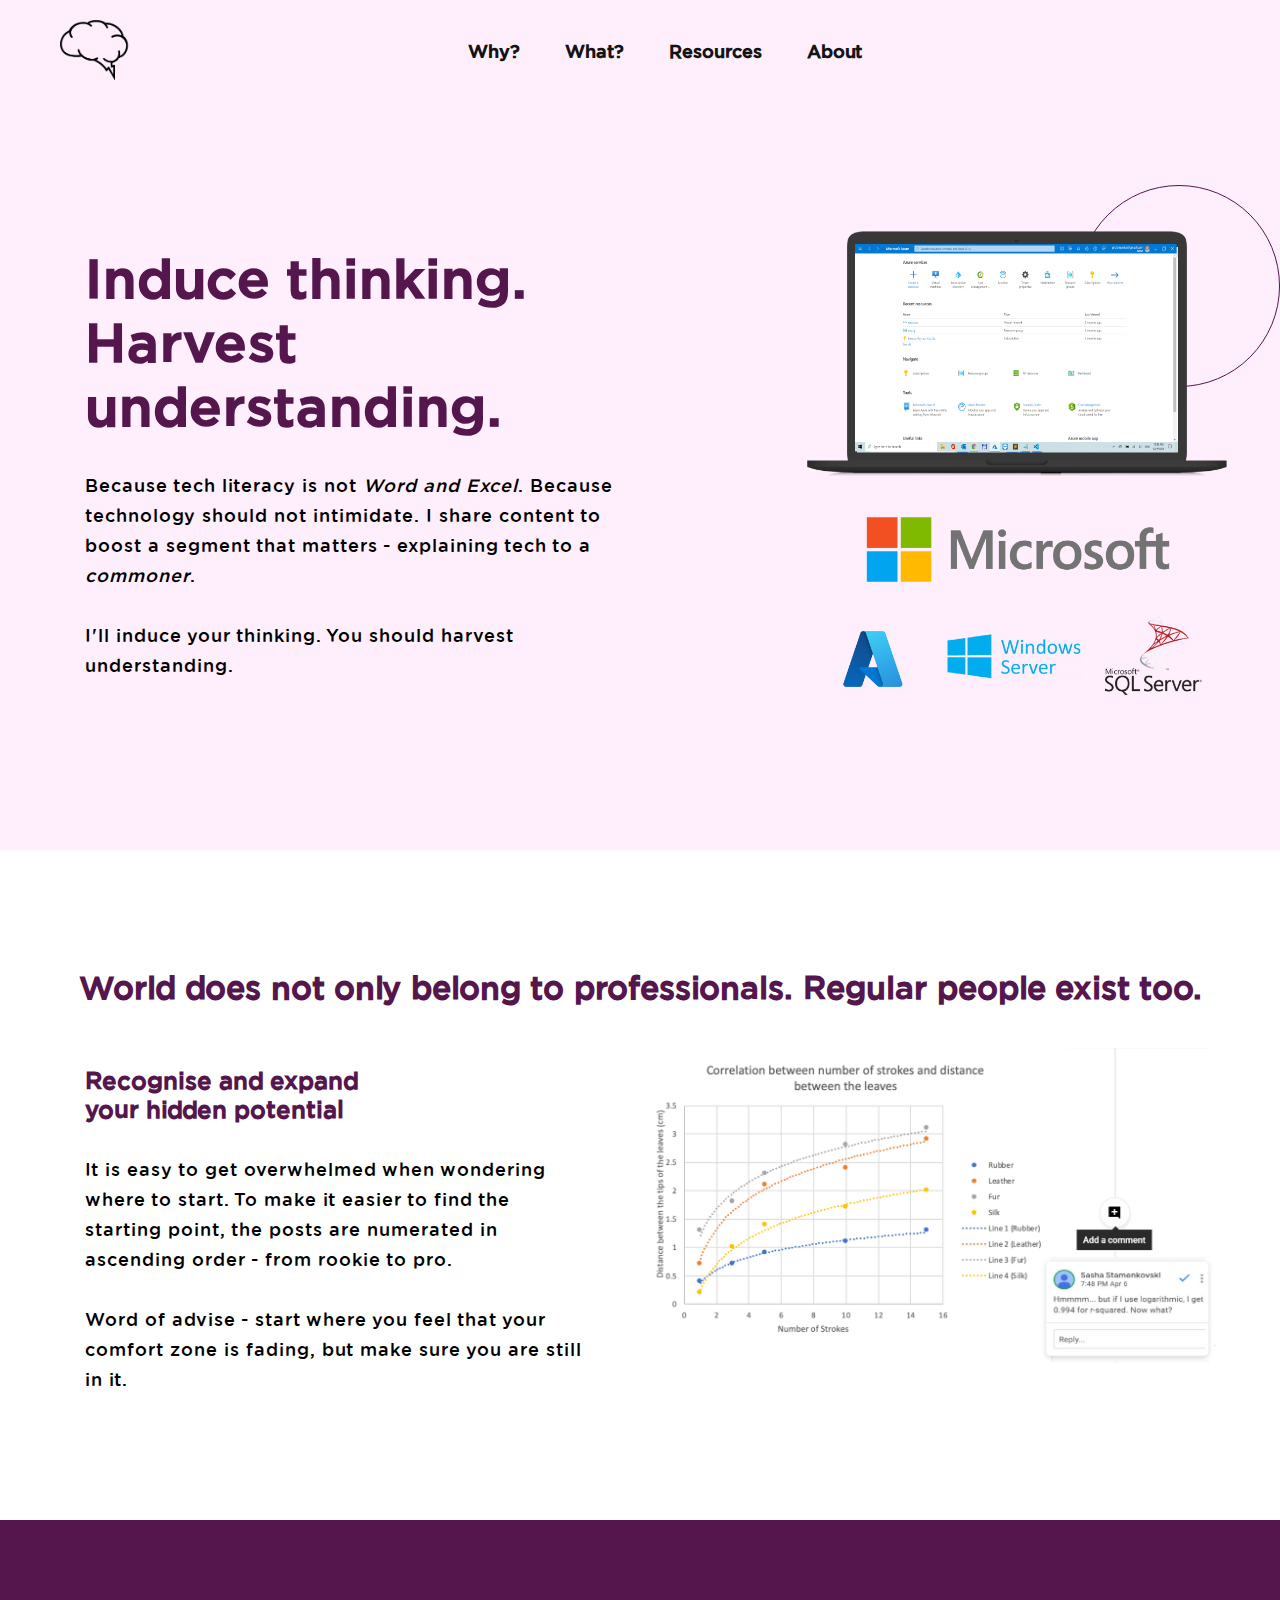
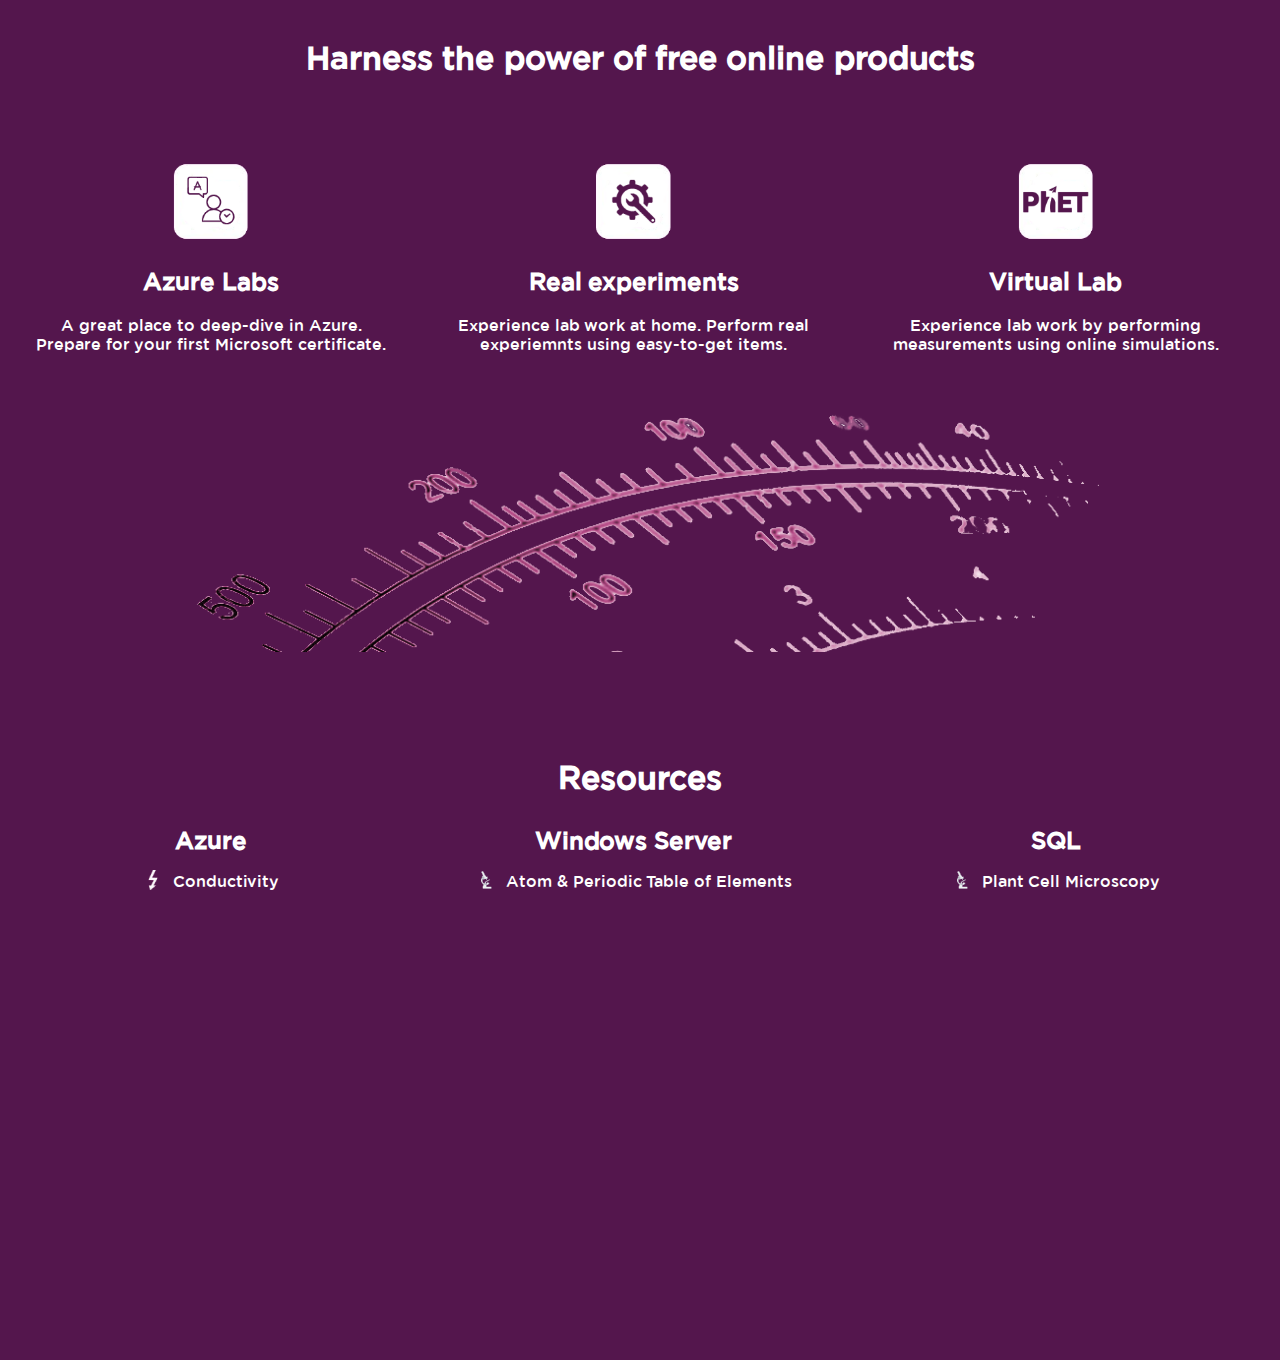
<file: index.html>
<!DOCTYPE html>
<html>

    <head>
        <title>Inquiry Cloud</title>
        <meta name="viewport" content="width=device-width,initial-scale=1,maximum-scale=1,user-scalable=no">
        <meta http-equiv="X-UA-Compatible" content="IE=edge,chrome=1">
        <meta name="HandheldFriendly" content="true">
        <link rel="shortcut icon" href="img/favicon.png" type="image/x-icon">
        <link rel="stylesheet" href="style.css">
    </head>

    <body>
        <div class="wrapper">
            <div class="navbar">
                <nav>
                    <img src="img/logo.png" class="logo" alt="logo">
                    <ul>
                        <li><a href="#features" class="navlink">Why?</a></li>
                        <li><a href="#product" class="navlink">What?</a></li>
                        <li><a href="#templates" class="navlink">Resources</a></li>
                        <li><a href="uplanner.html" class="navlink">About</a></li>
                    </ul>
                </nav>
            </div>

            <div id="intro">
                <div class="floatleft">
                    <p class="large">
                        Induce thinking.<br>Harvest understanding.
                    </p>
                    <p class="para">
                            Because tech literacy is not <i>Word and Excel</i>. Because technology should not intimidate. I share content to boost a segment that matters - explaining tech to a <i>commoner</i>.
                        <br>
                        <br>
                            I'll induce your thinking. You should harvest understanding.
                    </p>
                </div>
                <div class="floatleft">
                    <img src="img/ind.png" class="indeximage" alt="index">
                </div>
                <div class="frame1">
                </div>
            </div>

            <div id="features">
                <div class="feat_title">
                    <h1>World does not only belong to professionals. Regular people exist too.</h1>
                </div>
                <div>
                    <div class="floatleft">
                        <h2 class="h1_feat">Recognise and expand<br>your hidden potential</h2>
                        <p class="para_feat">It is easy to get overwhelmed when wondering where to start. To make it easier to find the starting point, the posts are numerated in ascending order - from rookie to pro.</p>
                        <p class="para_feat">Word of advise - start where you feel that your comfort zone is fading, but make sure you are still in it.</p>
                    </div>
                    <div class="floatleft">
                        <img src="img/feat.png" class="feat_image" alt="feat_image">
                    </div>
                </div>
            </div>

            <div id="product">
                <div>
                    <h1 class="prod_title">Harness the power of free online products</h1>
                </div>
                <div class="third">
                    <img src="img/collaborate.png" class="index_icon" alt="">
                    <br>
                    <br>
                    <h2 class="h2_prod">Azure Labs</h2>
                    <br>
                    <p class="p_prod">A great place to deep-dive in Azure.</p>
                    <p class="p_prod">Prepare for your first Microsoft certificate.</p>
                </div>
                <div class="third">
                    <img src="img/drive.png" class="index_icon" alt="">
                    <br>
                    <br>
                    <h2 class="h2_prod">Real experiments</h2>
                    <br>
                    <p class="p_prod">Experience lab work at home. Perform real experiemnts using easy-to-get items.</p>
                </div>
                <div class="third">
                    <a href="https://phet.colorado.edu/" target="blank"> <img src="img/phet.png" class="index_icon" alt=""></a>
                    <br>
                    <br>
                    <h2 class="h2_prod">Virtual Lab</h2>
                    <br>
                    <p class="p_prod">Experience lab work by performing measurements using online simulations.</p>
                </div>
                <div class="measure">
                    <img src="img/measure.png" class="measure" alt="">
                </div>
            </div>
            <div id="templates">
                <div>
                    <h1 class="prod_title">Resources</h1>
                </div>
                <div class="physics">
                    <h2 class="h2_prod">Azure</h2>
                    <div class="topic">
                        <div>
                            <img src="img/electricity.png" class="electricity_icon" alt="">
                        </div>
                        <div>
                            <a href="https://docs.google.com/document/d/14Wdg9rOTuaDVjIQZ8RioCMfRDwza8DLJhmQ_Xjgh0IM/copy" target="_blank" class="template_link">Conductivity</a>
                        </div>
                    </div>
                </div>
                <div class="chemistry">
                    <h2 class="h2_prod">Windows Server</h2>
                    <div class="topic">
                        <div>
                            <img src="img/microscopy.png" alt="">
                        </div>
                        <div>
                            <a href="https://docs.google.com/document/d/1QIAFID2DVgvMoERSxB3EP2Py06WfEzJPARlyMkTmnwI/copy" target="_blank" class="template_link">Atom & Periodic Table of Elements</a>
                        </div>
                    </div>
                </div>
                <div class="biology">
                    <h2 class="h2_prod">SQL</h2>
                    <div class="topic">
                        <div>
                            <img src="img/microscopy.png" alt="">
                        </div>
                        <div>
                            <a href="https://docs.google.com/document/d/12vSLQwVBXAsXTKcXgyUsgqkJ3r6aJP3fZAZ9zI72xKE/copy" target="_blank" class="template_link">Plant Cell Microscopy</a>
                        </div>
                    </div>
                </div>
            </div>
        </div>
    </body>
</html>
</file>
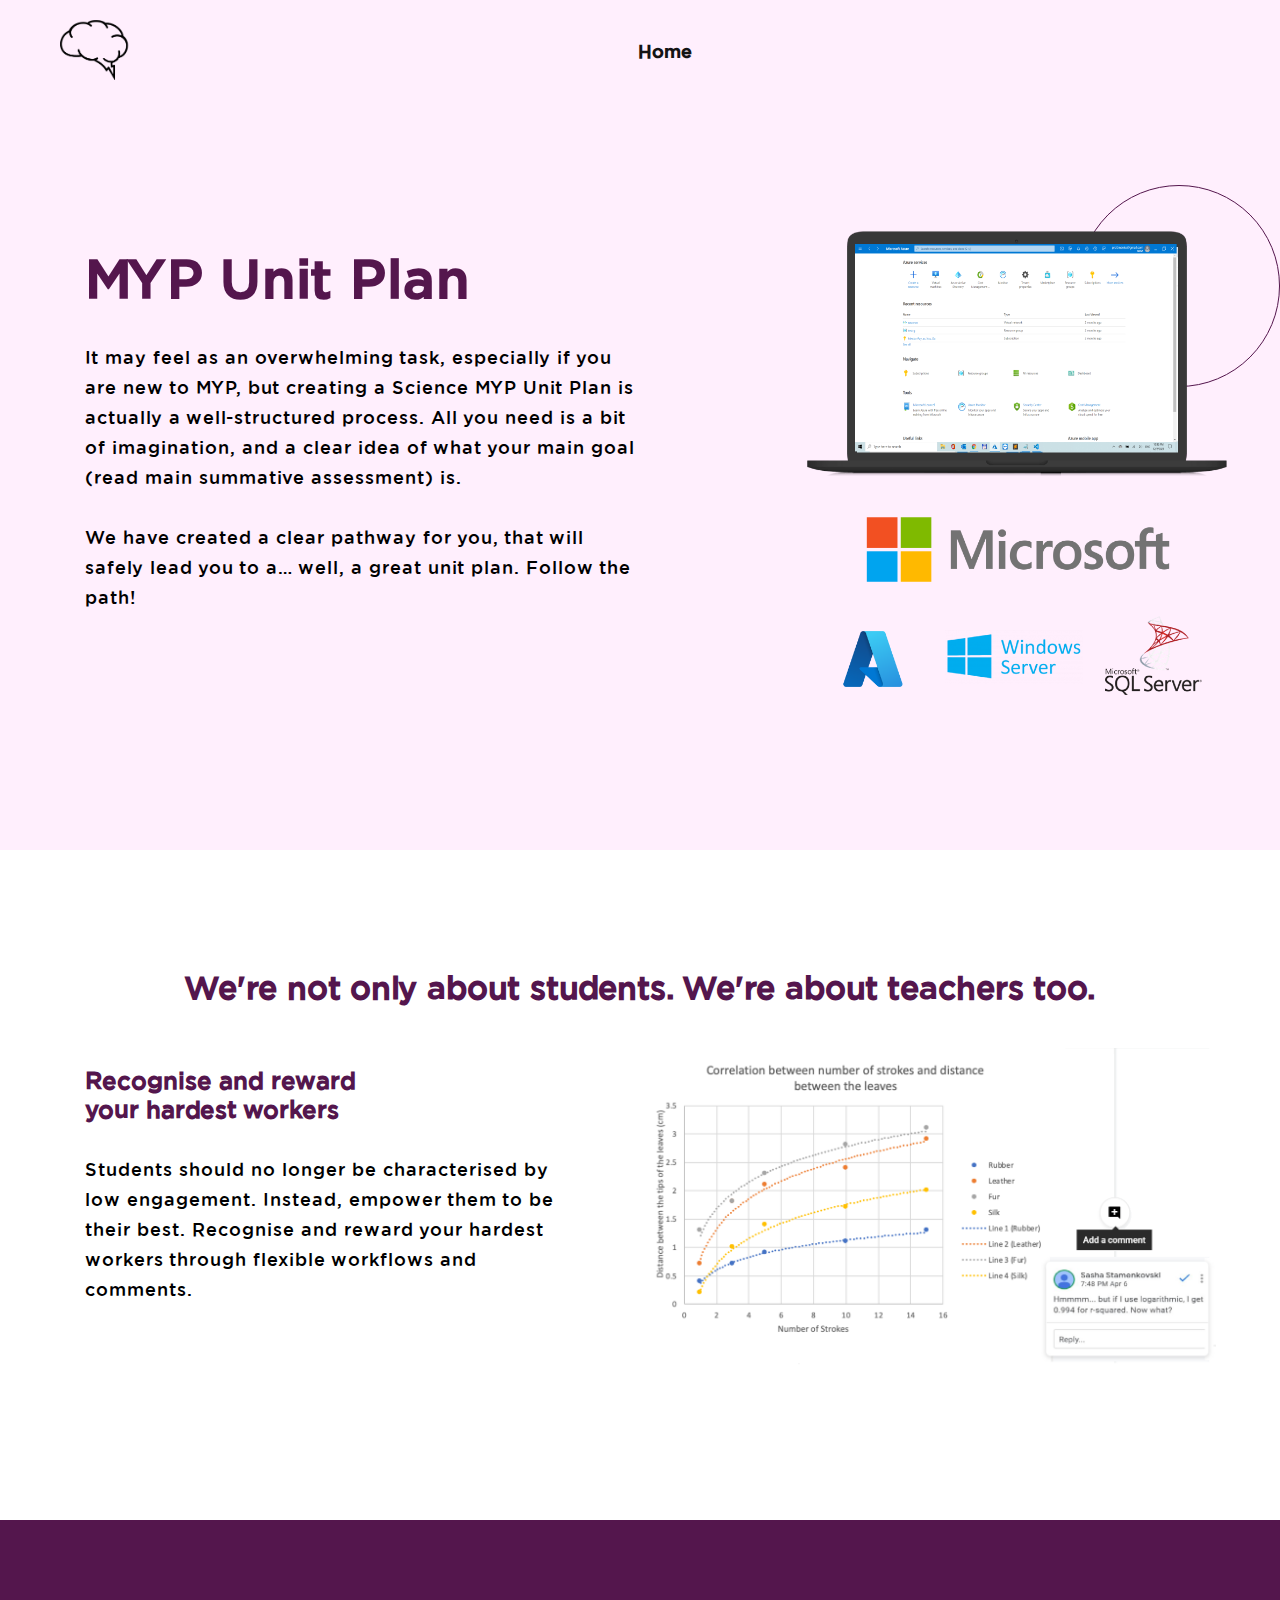
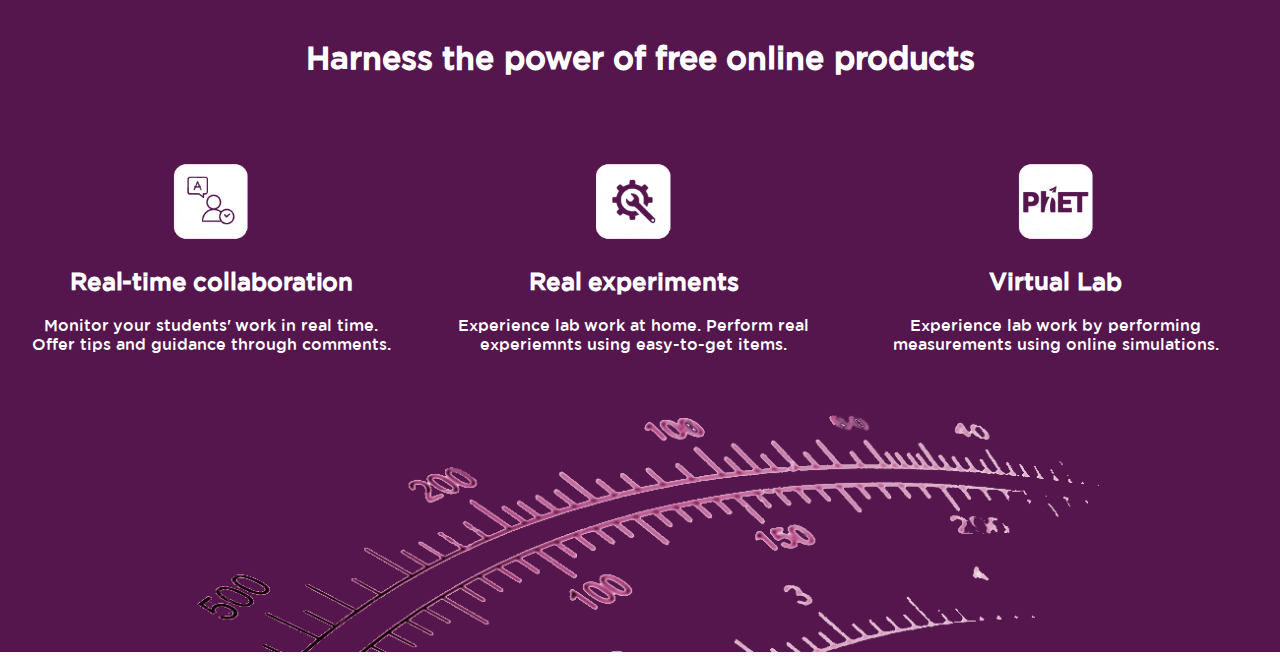
<file: uplanner.html>
<!DOCTYPE html>
<html>

    <head>
        <title>Inquiry Cloud</title>
        <meta name="viewport" content="width=device-width, initial-scale=1.0">
        <link rel="shortcut icon" href="img/favicon.png" type="image/x-icon">
        <link rel="stylesheet" href="style.css">
    </head>

    <body>
        <div class="wrapper">
            <div class="navbar">
                <nav>
                    <img src="img/logo.png" class="logo" alt="logo">
                    <ul>
                        <li><a href="index.html#features" class="navlink">Home</a></li>
                    </ul>
                </nav>
            </div>

            <div id="intro">
                <div class="floatleft">
                    <p class="large">
                        MYP Unit Plan
                    </p>
                    <p class="para">
                        It may feel as an overwhelming task, especially if you are new to MYP, but creating a Science MYP Unit Plan is actually a well-structured process. All you need is a bit of imagination, and a clear idea of what your main goal (read main summative assessment) is.
                        <br>
                        <br>
                        We have created a clear pathway for you, that will safely lead you to a… well, a great unit plan. Follow the path!
                    </p>
                </div>
                <div class="floatleft">
                    <img src="img/ind.png" class="indeximage" alt="index">
                </div>
                <div class="frame1">
                </div>
            </div>

            <div id="features">
                <div class="feat_title">
                    <h1>We're not only about students. We're about teachers too.</h1>
                </div>
                <div>
                    <div class="floatleft">
                        <h2 class="h1_feat">Recognise and reward<br>your hardest workers</h2>
                        <p class="para_feat">Students should no longer be characterised by low engagement. Instead, empower them to be their best. Recognise and reward your hardest workers through flexible workflows and comments.</p>
                    </div>
                    <div class="floatleft">
                        <img src="img/feat.png" class="feat_image" alt="feat_image">
                    </div>
                </div>
            </div>

            <div id="product">
                <div>
                    <h1 class="prod_title">Harness the power of free online products</h1>
                </div>
                <div class="third">
                    <img src="img/collaborate.png" class="index_icon" alt="">
                    <br>
                    <br>
                    <h2 class="h2_prod">Real-time collaboration</h2>
                    <br>
                    <p class="p_prod">Monitor your students' work in real time.</p>
                    <p class="p_prod">Offer tips and guidance through comments.</p>
                </div>
                <div class="third">
                    <img src="img/drive.png" class="index_icon" alt="">
                    <br>
                    <br>
                    <h2 class="h2_prod">Real experiments</h2>
                    <br>
                    <p class="p_prod">Experience lab work at home. Perform real experiemnts using easy-to-get items.</p>
                </div>
                <div class="third">
                    <a href="https://phet.colorado.edu/" target="blank"> <img src="img/phet.png" class="index_icon" alt=""></a>
                    <br>
                    <br>
                    <h2 class="h2_prod">Virtual Lab</h2>
                    <br>
                    <p class="p_prod">Experience lab work by performing measurements using online simulations.</p>
                </div>
                <div>
                    <img src="img/measure.png" class="measure" alt="">
                </div>
            </div>
        </div>
    </body>
</html>
</file>
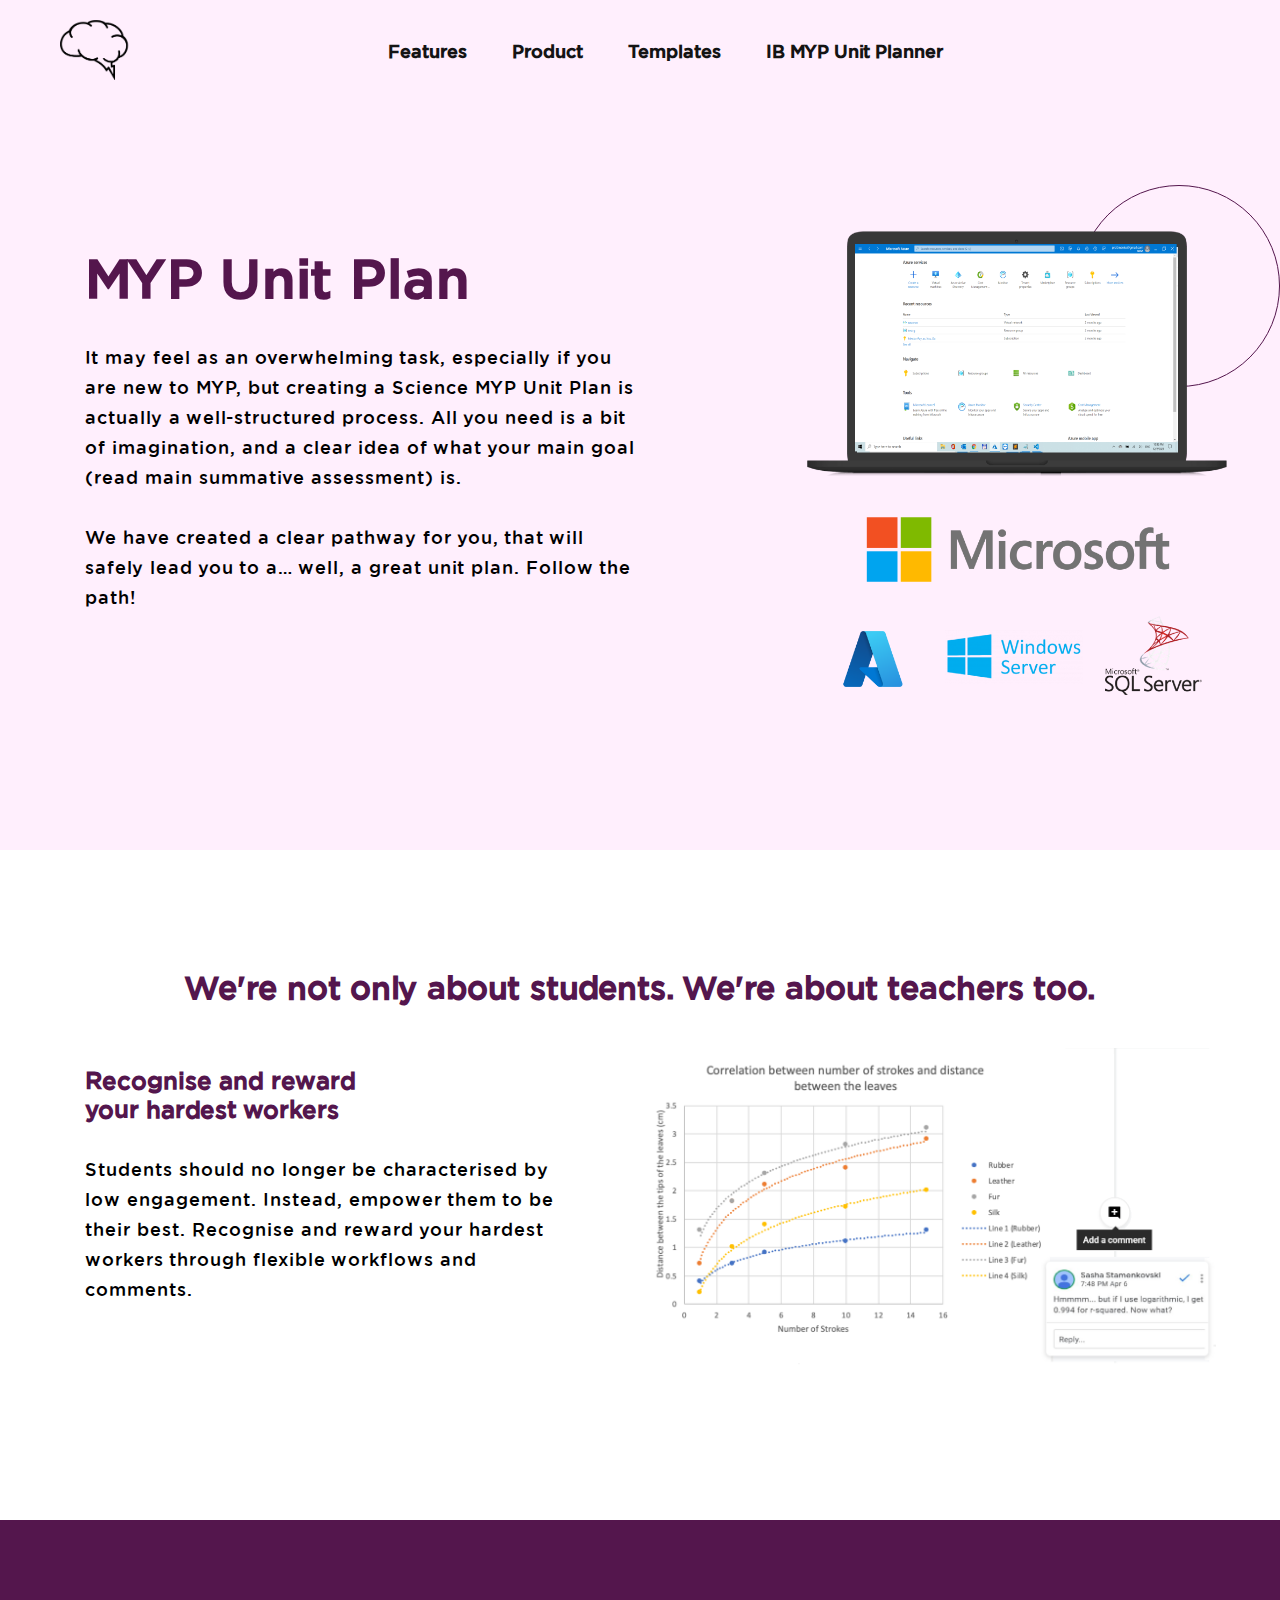
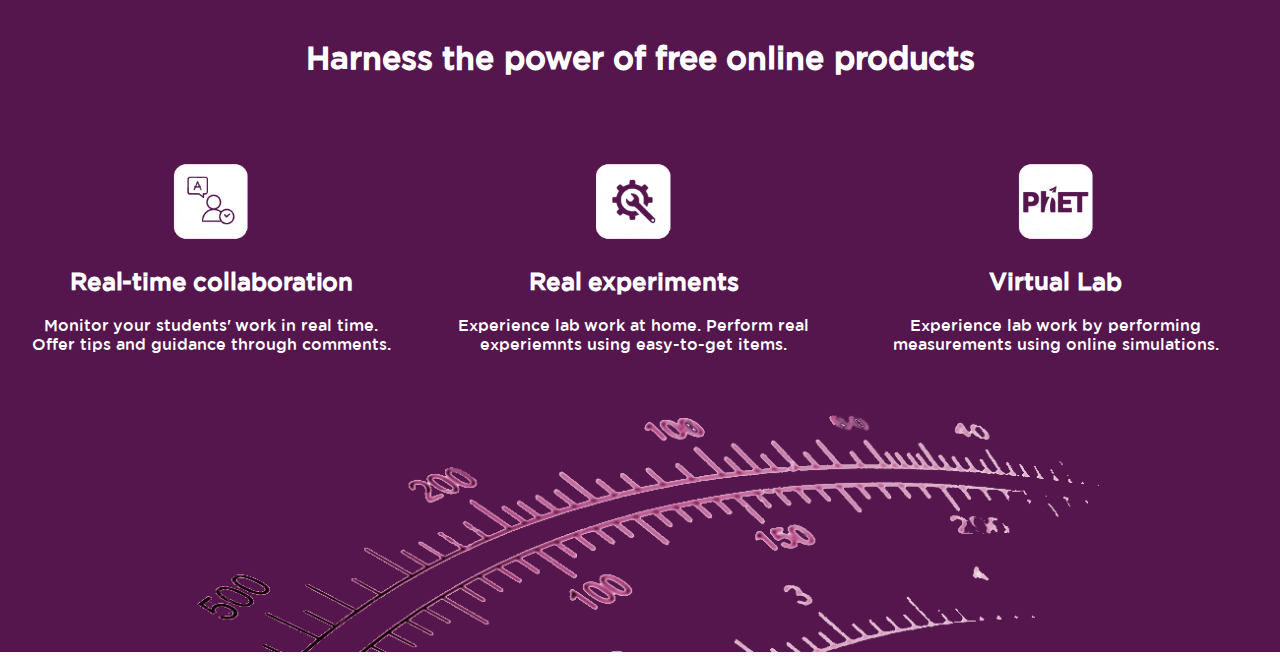
<file: uplanner1.html>
<!DOCTYPE html>
<html>

    <head>
        <title>Inquiry Cloud</title>
        <meta name="viewport" content="width=device-width, initial-scale=1.0">
        <link rel="shortcut icon" href="img/favicon.png" type="image/x-icon">
        <link rel="stylesheet" href="style.css">
    </head>

    <body>
        <div class="wrapper">
            <div class="navbar">
                <nav>
                    <img src="img/logo.png" class="logo" alt="logo">
                    <ul>
                        <li><a href="index.html#features" class="navlink">Features</a></li>
                        <li><a href="index.html#product" class="navlink">Product</a></li>
                        <li><a href="index.html#templates" class="navlink">Templates</a></li>
                        <li><a href="uplanner.html" class="navlink">IB MYP Unit Planner</a></li>
                    </ul>
                </nav>
            </div>

            <div id="intro">
                <div class="floatleft">
                    <p class="large">
                        MYP Unit Plan
                    </p>
                    <p class="para">
                        It may feel as an overwhelming task, especially if you are new to MYP, but creating a Science MYP Unit Plan is actually a well-structured process. All you need is a bit of imagination, and a clear idea of what your main goal (read main summative assessment) is.
                        <br>
                        <br>
                        We have created a clear pathway for you, that will safely lead you to a… well, a great unit plan. Follow the path!
                    </p>
                </div>
                <div class="floatleft">
                    <img src="img/ind.png" class="indeximage" alt="index">
                </div>
                <div class="frame1">
                </div>
            </div>

            <div id="features">
                <div class="feat_title">
                    <h1>We're not only about students. We're about teachers too.</h1>
                </div>
                <div>
                    <div class="floatleft">
                        <h2 class="h1_feat">Recognise and reward<br>your hardest workers</h2>
                        <p class="para_feat">Students should no longer be characterised by low engagement. Instead, empower them to be their best. Recognise and reward your hardest workers through flexible workflows and comments.</p>
                    </div>
                    <div class="floatleft">
                        <img src="img/feat.png" class="feat_image" alt="feat_image">
                    </div>
                </div>
            </div>

            <div id="product">
                <div>
                    <h1 class="prod_title">Harness the power of free online products</h1>
                </div>
                <div class="third">
                    <img src="img/collaborate.png" class="index_icon" alt="">
                    <br>
                    <br>
                    <h2 class="h2_prod">Real-time collaboration</h2>
                    <br>
                    <p class="p_prod">Monitor your students' work in real time.</p>
                    <p class="p_prod">Offer tips and guidance through comments.</p>
                </div>
                <div class="third">
                    <img src="img/drive.png" class="index_icon" alt="">
                    <br>
                    <br>
                    <h2 class="h2_prod">Real experiments</h2>
                    <br>
                    <p class="p_prod">Experience lab work at home. Perform real experiemnts using easy-to-get items.</p>
                </div>
                <div class="third">
                    <a href="https://phet.colorado.edu/" target="blank"> <img src="img/phet.png" class="index_icon" alt=""></a>
                    <br>
                    <br>
                    <h2 class="h2_prod">Virtual Lab</h2>
                    <br>
                    <p class="p_prod">Experience lab work by performing measurements using online simulations.</p>
                </div>
                <div>
                    <img src="img/measure.png" class="measure" alt="">
                </div>
            </div>
        </div>
    </body>
</html>
</file>
<file: style.css>
* {
    margin: 0;
    padding: 0;
    font-family: Gotham;
}

@font-face {
    font-family: Gotham;
    src: url(font/Gotham.ttf);
}

img { max-width: 100%; height: auto; }

.wrapper {
    position: relative;
}

.navbar {
    margin: 0 0;
    text-align: center;
    width: 100%;
    top: 0;
    position: fixed;
    z-index: 950;
}

nav {
    background-color: #ffeffd;
    height: 100px;
    padding-right: 80px;
}

.logo {
    height: 60px;
    padding: 20px 0 0 60px;
    float: left;
}

ul {
    padding-top: 42px;
}

ul li {
    display: inline-block;
    text-decoration: none;
}

ul li a:hover {
    color: hotpink; 
}

.navlink {
    text-decoration: none;
    color: #141414;
    font-size: 18px;
    font-weight: bold;
    padding-left: 20px;
    padding-right: 20px;
}

#intro {
    margin-top: 100px;
    text-align: center;
    height: 750px;
    background-color: #ffeffd;
}

.floatleft {
    float: left;
    width: 50%;
    position: relative;
}

.large {
    font-size: 54px;
    font-weight: 900;
    text-align: left;
    padding: 150px 0 0 85px;
    color: #54164d;
    line-height: 64px;
    letter-spacing: 1px;
}

.para {
    text-align: left;
    padding: 30px 0 0 85px;
    letter-spacing: 1px;
    font-size: 18px;
    line-height: 30px;
}

.floatright {
    float: right;
    height: 400px;
    background-color: lightcyan;
    width:  50%;
}

.indeximage {
    padding-top: 125px;
    padding-left: 115px;
    width: 430px;
    z-index: 850;
}

.frame1 {
    margin-top: -550px;
    padding-right: -25px;
    float: right;
    width: 200px;
    height: 200px;
    border-radius: 300px;
    border-style: solid;
    border-width: 1px;
    color: #54164d;
    z-index: -1;
}

.frame2 {
    margin-top: -150px;
    margin-right: 250px;
    float: right;
    width: 300px;
    height: 300px;
    border-radius: 300px;
    border-style: solid;
    border-width: 1px;
    color: #54164d;
    z-index: -1;
}

#features {
    background-color: #ffffff;
    padding-top: 120px;
    height: 550px;
}

.feat_title {
    background-color: #ffffff;
    text-align: center;
    padding-bottom: 30px;
    color: #54164d;
}

.h1_feat {
    text-align: left;
    padding: 30px 50px 0 85px;
    color: #54164d;
}

.para_feat {
    text-align: left;
    padding: 30px 50px 0 85px;
    letter-spacing: 1px;
    font-size: 18px;
    line-height: 30px;
}

.feat_image {
    width: 90%;
    padding-top: 10px;
}

#product {
    height: 600px;
    padding-top: 120px;
    background-color: #54164d;
}

.third {
    width: 33%;
    float: left;
    text-align: center;
}

.prod_title {
    color: #ffffff;
    background-color: #54164d;
    text-align: center;
    padding-bottom: 30px;
}

.h2_prod {
    color: #ffffff;
}

.p_prod {
    color: #ffffff;
    padding-right: 10px;
    padding-left: 10px;
}

.index_icon {
    width: 20%;
    margin-top: 50px;
}

.measure {
    width: 100%;
}

#templates {
    height: 600px;
    padding-top: 120px;
    background-color: #54164d;
}

.physics {
    width: 33%;
    float: left;
    text-align: center;
}

.topic {
    align-items: center;
    display: inline-flex;
    height: 50px;
}

.chemistry {
    width: 33%;
    float: left;
    text-align: center;
}

.biology {
    width: 33%;
    float: left;
    text-align: center;
}

.electricity_icon {
}

.template_link {
    text-decoration: none;
    color: #ffffff;
    padding-left: 10px;
}

/* Media Queries: Mobile 1 */
@media screen and (max-width: 320px) {
    .navbar {
        margin: 0 0;
        text-align: center;
        width: 100%;
        top: 0;
        position: relative;
        z-index: 950;
    }
    
    nav {
        background-color: #ffeffd;
        height: 90px;
        padding-right: 80px;
    }
    
    .logo {
        height: 60px;
        padding: 20px 0 0;
        position: absolute;
    }
    
    ul {
        padding-top: 80px;
    }
    
    ul li {
        width: 100%;
        padding-top: 10px;
        padding-left: 35px;
        margin: auto;
    }

    #intro {
        margin-top: 0px;
        text-align: center;
        height: 1050px;
        background-color: #ffeffd;
    }
    
    .floatleft {
        width: 100%;
        text-align: center;
    }

    .large {
        font-size: 36px;
        font-weight: 900;
        text-align: center;
        padding: 150px 0 0 0;
        color: #54164d;
        line-height: 40px;
        letter-spacing: 1px;
    }
    
    .para {
        text-align: center;
        padding: 30px 10px 0 ;
        letter-spacing: 1px;
        font-size: 18px;
        line-height: 30px;
    }
    
    .indeximage {
        padding-top: 50px;
        padding-left: 0px;
        width: 400px;
        z-index: 850;
    }

    .frame1 {
        display: none;
    }

    .frame2 {
        display: none;
    }

    #features {
        background-color: #ffffff;
        padding-top: 60px;
        height: 830px;
    }

    .para_feat {
        text-align: left;
        padding: 30px 50px 0 110px;
        letter-spacing: 1px;
        font-size: 18px;
        line-height: 30px;
    }
    
    .h1_feat {
        text-align: center;
        padding: 0px 0px 0 0px;
        color: #54164d;
    }

    .para_feat {
    text-align: center;
    padding: 30px 50px 30px 50px;
    letter-spacing: 1px;
    font-size: 18px;
    line-height: 30px;
    }

    .measure {
        padding-top: 50px;
    }

    #templates {
        height: 700px;
        padding-top: 120px;
        background-color: #54164d;
    }

    #product {
        height: 1000px;
        padding-top: 50px;
        background-color: #54164d;
    }

    .third {
        width: 90%;
        float: none;
        text-align: center;
        margin: auto;
    }

    .prod_title {
        color: #ffffff;
        background-color: #54164d;
        text-align: center;
        padding-bottom: 30px;
        padding-left: 10px;
        padding-right: 10px;
    }

    .physics {
        width: 100%;
        float: none;
        text-align: center;
    }
    
    .topic {
        align-items: center;
        display: inline-flex;
        height: 50px;
    }
    
    .chemistry {
        width: 100%;
        float: none;
        text-align: center;
    }
    
    .biology {
        width: 100%;
        float: none;
        text-align: center;
    }
}

/* Media Queries: Mobile 1 */
@media screen and (min-width: 321px) and (max-width: 375px) {
    .navbar {
        margin: 0 0;
        text-align: center;
        width: 100%;
        top: 0;
        position: relative;
        z-index: 950;
    }
    
    nav {
        background-color: #ffeffd;
        height: 90px;
        padding-right: 80px;
    }
    
    .logo {
        height: 60px;
        padding: 20px 0 0;
        position: absolute;
    }
    
    ul {
        padding-top: 80px;
    }
    
    ul li {
        width: 100%;
        padding-top: 10px;
        padding-left: 35px;
        margin: auto;
    }

    #intro {
        margin-top: 0px;
        text-align: center;
        height: 1100px;
        background-color: #ffeffd;
    }
    
    .floatleft {
        width: 100%;
        text-align: center;
    }

    .large {
        font-size: 36px;
        font-weight: 900;
        text-align: center;
        padding: 150px 0 0 0;
        color: #54164d;
        line-height: 40px;
        letter-spacing: 1px;
    }
    
    .para {
        text-align: center;
        padding: 30px 10px 0 ;
        letter-spacing: 1px;
        font-size: 18px;
        line-height: 30px;
    }
    
    .indeximage {
        padding-top: 50px;
        padding-left: 0px;
        width: 400px;
        z-index: 850;
    }

    .frame1 {
        display: none;
    }

    .frame2 {
        display: none;
    }

    #features {
        background-color: #ffffff;
        padding-top: 60px;
        height: 800px;
    }

    .para_feat {
        text-align: left;
        padding: 30px 50px 0 110px;
        letter-spacing: 1px;
        font-size: 18px;
        line-height: 30px;
    }
    
    .h1_feat {
        text-align: center;
        padding: 0px 0px 0 0px;
        color: #54164d;
    }

    .para_feat {
    text-align: center;
    padding: 30px 50px 30px 50px;
    letter-spacing: 1px;
    font-size: 18px;
    line-height: 30px;
    }

    .measure {
        padding-top: 50px;
    }

    #templates {
        height: 700px;
        padding-top: 120px;
        background-color: #54164d;
    }

    #product {
        height: 1000px;
        padding-top: 50px;
        background-color: #54164d;
    }

    .third {
        width: 90%;
        float: none;
        text-align: center;
        margin: auto;
    }

    .prod_title {
        color: #ffffff;
        background-color: #54164d;
        text-align: center;
        padding-bottom: 30px;
        padding-left: 10px;
        padding-right: 10px;
    }

    .physics {
        width: 100%;
        float: none;
        text-align: center;
    }
    
    .topic {
        align-items: center;
        display: inline-flex;
        height: 50px;
    }
    
    .chemistry {
        width: 100%;
        float: none;
        text-align: center;
    }
    
    .biology {
        width: 100%;
        float: none;
        text-align: center;
    }
}

/* Media Queries: Mobile 2 */
@media screen and (min-width: 376px) and (max-width: 420px) {
    .navbar {
        margin: 0 0;
        text-align: center;
        width: 100%;
        top: 0;
        position: relative;
        z-index: 950;
    }
    
    nav {
        background-color: #ffeffd;
        height: 90px;
        padding-right: 80px;
    }
    
    .logo {
        height: 60px;
        padding: 20px 0 0;
        position: absolute;
    }
    
    ul {
        padding-top: 80px;
    }
    
    ul li {
        width: 100%;
        padding-top: 10px;
        padding-left: 35px;
        margin: auto;
    }

    #intro {
        margin-top: 0px;
        text-align: center;
        height: 1100px;
        background-color: #ffeffd;
    }
    
    .floatleft {
        width: 100%;
        text-align: center;
    }

    .large {
        font-size: 36px;
        font-weight: 900;
        text-align: center;
        padding: 150px 0 0 0;
        color: #54164d;
        line-height: 40px;
        letter-spacing: 1px;
    }
    
    .para {
        text-align: center;
        padding: 30px 10px 0 ;
        letter-spacing: 1px;
        font-size: 18px;
        line-height: 30px;
    }
    
    .indeximage {
        padding-top: 50px;
        padding-left: 0px;
        width: 400px;
        z-index: 850;
    }

    .frame1 {
        display: none;
    }

    .frame2 {
        display: none;
    }

    #features {
        background-color: #ffffff;
        padding-top: 60px;
        height: 800px;
    }

    .para_feat {
        text-align: left;
        padding: 30px 50px 0 110px;
        letter-spacing: 1px;
        font-size: 18px;
        line-height: 30px;
    }
    
    .h1_feat {
        text-align: center;
        padding: 0px 0px 0 0px;
        color: #54164d;
    }

    .para_feat {
    text-align: center;
    padding: 30px 50px 30px 50px;
    letter-spacing: 1px;
    font-size: 18px;
    line-height: 30px;
    }

    .measure {
        padding-top: 50px;
    }

    #templates {
        height: 700px;
        padding-top: 120px;
        background-color: #54164d;
    }

    #product {
        height: 1000px;
        padding-top: 50px;
        background-color: #54164d;
    }

    .third {
        width: 90%;
        float: none;
        text-align: center;
        margin: auto;
    }

    .prod_title {
        color: #ffffff;
        background-color: #54164d;
        text-align: center;
        padding-bottom: 30px;
        padding-left: 10px;
        padding-right: 10px;
    }

    .physics {
        width: 100%;
        float: none;
        text-align: center;
    }
    
    .topic {
        align-items: center;
        display: inline-flex;
        height: 50px;
    }
    
    .chemistry {
        width: 100%;
        float: none;
        text-align: center;
    }
    
    .biology {
        width: 100%;
        float: none;
        text-align: center;
    }
}

/* Media Queries: Mobile 3 */
@media screen and (min-width: 421px) and (max-width: 767px) {
    .navbar {
        margin: 0 0;
        text-align: center;
        width: 100%;
        top: 0;
        position: relative;
        z-index: 950;
    }
    
    nav {
        background-color: #ffeffd;
        height: 90px;
        padding-right: 80px;
    }
    
    .logo {
        height: 60px;
        padding: 20px 0 0;
        position: absolute;
    }
    
    ul {
        padding-top: 80px;
    }
    
    ul li {
        width: 100%;
        padding-top: 10px;
        padding-left: 35px;
        margin: auto;
    }

    #intro {
        margin-top: 0px;
        text-align: center;
        height: 950px;
        background-color: #ffeffd;
    }
    
    .floatleft {
        width: 100%;
        text-align: center;
    }

    .large {
        font-size: 36px;
        font-weight: 900;
        text-align: center;
        padding: 150px 0 0 0;
        color: #54164d;
        line-height: 40px;
        letter-spacing: 1px;
    }
    
    .para {
        text-align: center;
        padding: 30px 0 0 0;
        letter-spacing: 1px;
        font-size: 18px;
        line-height: 30px;
    }
    
    .indeximage {
        padding-top: 50px;
        padding-left: 0px;
        width: 400px;
        z-index: 850;
    }

    .frame1 {
        display: none;
    }

    .frame2 {
        display: none;
    }

    #features {
        background-color: #ffffff;
        padding-top: 60px;
        height: 800px;
    }

    .para_feat {
        text-align: left;
        padding: 30px 50px 0 110px;
        letter-spacing: 1px;
        font-size: 18px;
        line-height: 30px;
    }
    
    .h1_feat {
        text-align: center;
        padding: 0px 0px 0 0px;
        color: #54164d;
    }

    .para_feat {
    text-align: center;
    padding: 30px 50px 30px 50px;
    letter-spacing: 1px;
    font-size: 18px;
    line-height: 30px;
    }

    .measure {
        padding-top: 50px;
    }

    #templates {
        height: 700px;
        padding-top: 120px;
        background-color: #54164d;
    }

    #product {
        height: 1000px;
        padding-top: 50px;
        background-color: #54164d;
    }


    
    .third {
        width: 90%;
        float: none;
        text-align: center;
        margin: auto;
    }

    .physics {
        width: 100%;
        float: none;
        text-align: center;
    }
    
    .topic {
        align-items: center;
        display: inline-flex;
        height: 50px;
    }
    
    .chemistry {
        width: 100%;
        float: none;
        text-align: center;
    }
    
    .biology {
        width: 100%;
        float: none;
        text-align: center;
    }
}

/* Media Queries: Tablet Landscape */
@media screen and (min-device-width: 768px) and (max-width: 1060px) {
    .navbar {
        margin: 0 0;
        text-align: center;
        width: 100%;
        top: 0;
        position: relative;
        z-index: 950;
    }
    
    nav {
        background-color: #ffeffd;
        height: 90px;
        padding-right: 80px;
    }
    
    .logo {
        height: 60px;
        padding: 20px 0 0;
        position: absolute;
    }
    
    ul {
        padding-top: 80px;
    }
    
    ul li {
        width: 100%;
        padding-top: 10px;
        padding-left: 35px;
        margin: auto;
    }

    #intro {
        margin-top: 0px;
        text-align: center;
        height: 950px;
        background-color: #ffeffd;
    }
    
    .floatleft {
        width: 100%;
        text-align: center;
    }

    .large {
        font-size: 36px;
        font-weight: 900;
        text-align: center;
        padding: 150px 0 0 0;
        color: #54164d;
        line-height: 40px;
        letter-spacing: 1px;
    }
    
    .para {
        text-align: center;
        padding: 30px 0 0 0;
        letter-spacing: 1px;
        font-size: 18px;
        line-height: 30px;
    }
    
    .indeximage {
        padding-top: 50px;
        padding-left: 0px;
        width: 400px;
        z-index: 850;
    }

    .frame1 {
        display: none;
    }

    .frame2 {
        display: none;
    }

    #features {
        background-color: #ffffff;
        padding-top: 60px;
        height: 800px;
    }

    .para_feat {
        text-align: left;
        padding: 30px 50px 0 110px;
        letter-spacing: 1px;
        font-size: 18px;
        line-height: 30px;
    }
    
    .h1_feat {
        text-align: center;
        padding: 0px 0px 0 0px;
        color: #54164d;
    }

    .para_feat {
    text-align: center;
    padding: 30px 50px 30px 50px;
    letter-spacing: 1px;
    font-size: 18px;
    line-height: 30px;
    }

    .measure {
        padding-top: 50px;
    }

    #templates {
        height: 700px;
        padding-top: 120px;
        background-color: #54164d;
    }

}
</file>
